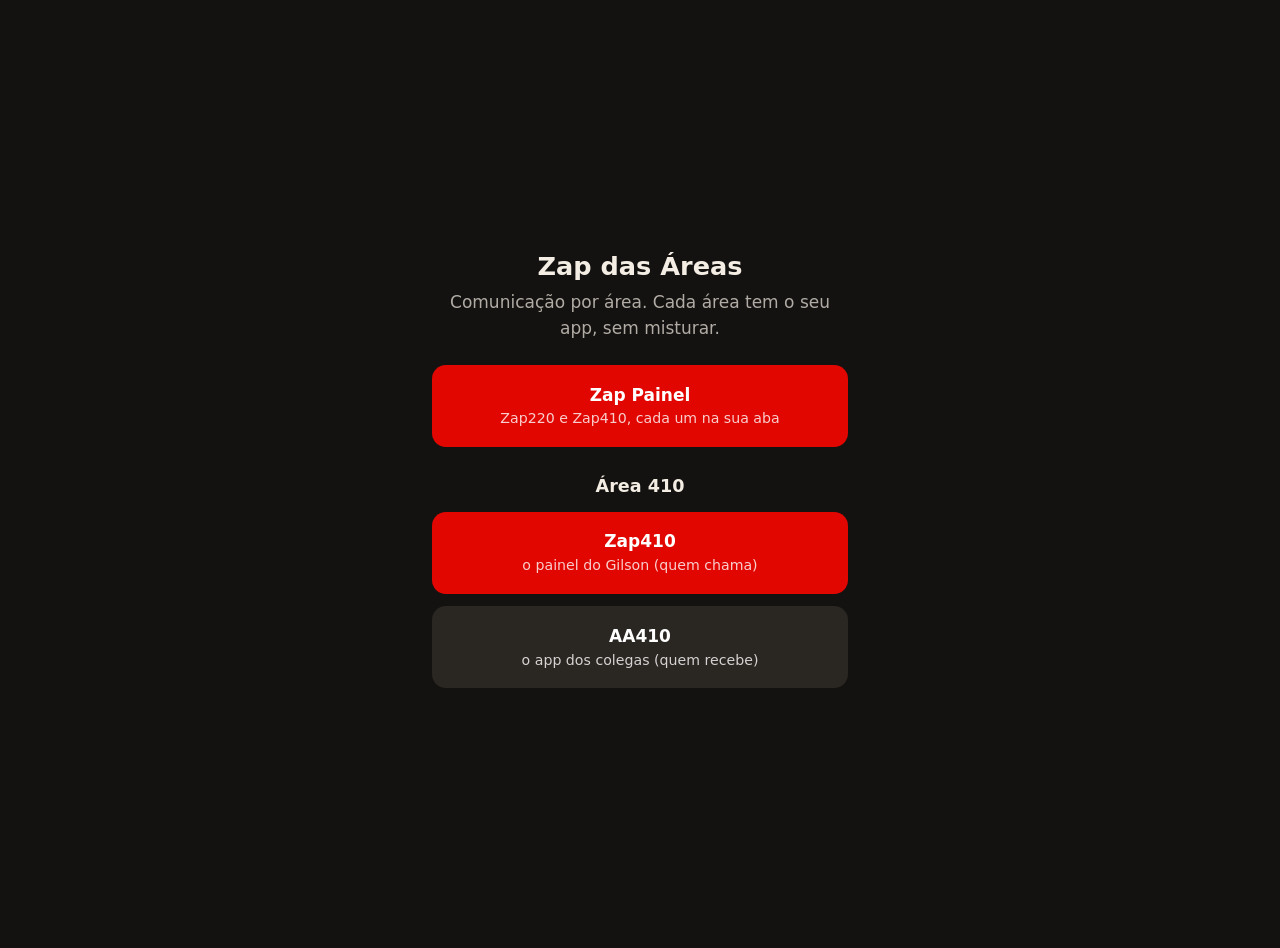
<file: index.html>
<!doctype html>
<html lang="pt-BR">
<head>
<meta charset="utf-8">
<meta name="viewport" content="width=device-width, initial-scale=1">
<title>Zap das Áreas</title>
<style>
body{margin:0;min-height:100vh;display:grid;place-items:center;background:#141210;color:#F3EDE4;font:17px/1.5 system-ui,sans-serif;padding:1.5rem}
main{width:100%;max-width:26rem;text-align:center}
h1{margin:0 0 .3rem;font-size:1.6rem}p{margin:0 0 1.5rem;opacity:.7}h2{margin:1.6rem 0 .2rem;font-size:1.1rem}
a{display:block;margin:.8rem 0;padding:1.1rem;border-radius:14px;background:#E10600;color:#fff;text-decoration:none;font-weight:700}
a.b{background:#2a2622}small{display:block;font-weight:400;opacity:.8}
</style>
</head>
<body>
<main>
  <h1>Zap das Áreas</h1>
  <p>Comunicação por área. Cada área tem o seu app, sem misturar.</p>
  <a href="painel/">Zap Painel<small>Zap220 e Zap410, cada um na sua aba</small></a>
  <h2>Área 410</h2>
  <a href="410/painel/">Zap410<small>o painel do Gilson (quem chama)</small></a>
  <a class="b" href="410/aa410/">AA410<small>o app dos colegas (quem recebe)</small></a>
</main>
</body>
</html>
</file>
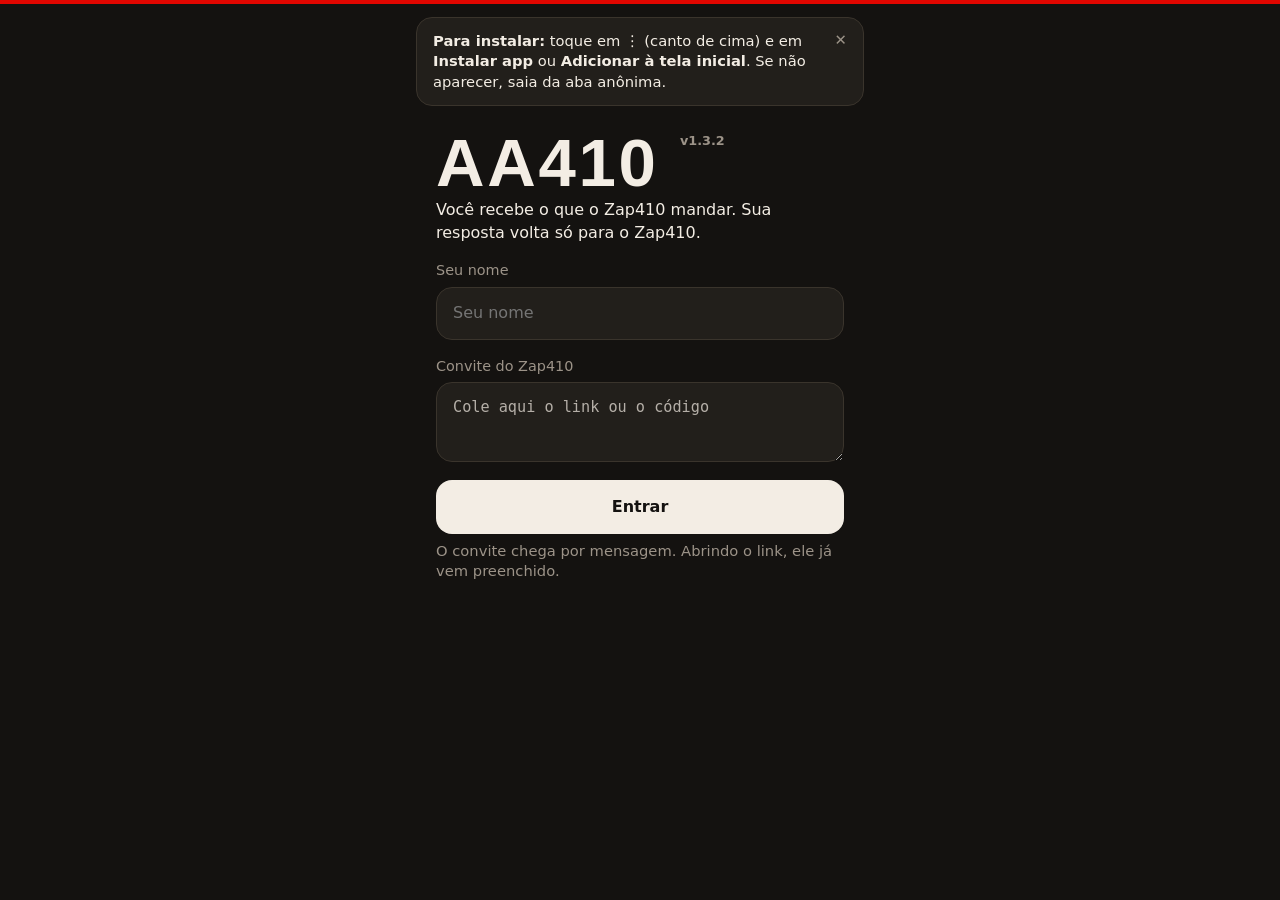
<file: 410/aa410/index.html>
<!doctype html>
<html lang="pt-BR">
<head>
  <meta charset="utf-8">
  <meta name="viewport" content="width=device-width, initial-scale=1, viewport-fit=cover">
  <meta name="theme-color" content="#E10600">
  <meta name="apple-mobile-web-app-capable" content="yes">
  <meta name="mobile-web-app-capable" content="yes">
  <meta name="apple-mobile-web-app-status-bar-style" content="black">
  <meta name="apple-mobile-web-app-title" content="AA410">
  <title>AA410</title>
  <link rel="manifest" href="manifest.webmanifest">
  <link rel="icon" href="icon-192.png">
  <link rel="apple-touch-icon" href="apple-touch-icon.png">
  <link rel="stylesheet" href="../painel/app.css">
</head>
<body data-role="sinal">
  <div class="bar"></div>
  <div id="instalar" hidden></div>
  <div id="app"></div>
  <div id="alarm" hidden>
    <p class="eye">AA410</p>
    <h1></h1>
    <p class="from"></p>
    <p class="hint"></p>
    <button class="btn" style="max-width:28rem">Entendi</button>
  </div>
  <script src="../painel/app.js"></script>
</body>
</html>
</file>
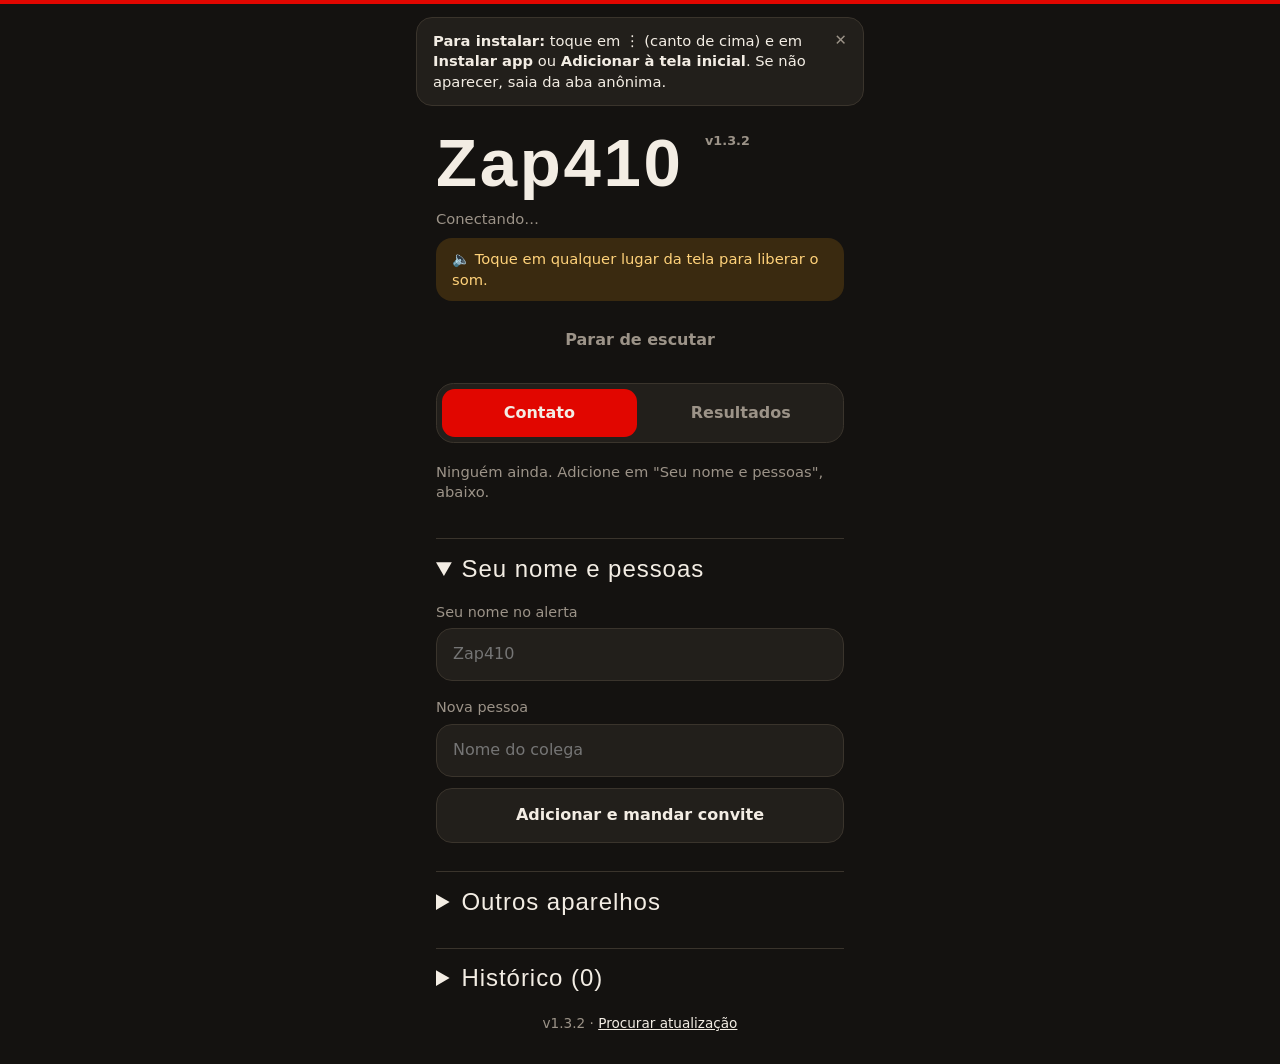
<file: 410/painel/index.html>
<!doctype html>
<html lang="pt-BR">
<head>
  <meta charset="utf-8">
  <meta name="viewport" content="width=device-width, initial-scale=1, viewport-fit=cover">
  <meta name="theme-color" content="#E10600">
  <meta name="apple-mobile-web-app-capable" content="yes">
  <meta name="mobile-web-app-capable" content="yes">
  <meta name="apple-mobile-web-app-status-bar-style" content="black">
  <meta name="apple-mobile-web-app-title" content="Zap410">
  <title>Zap410</title>
  <link rel="manifest" href="manifest.webmanifest">
  <link rel="icon" href="icon-192.png">
  <link rel="apple-touch-icon" href="apple-touch-icon.png">
  <link rel="stylesheet" href="app.css">
</head>
<body data-role="painel">
  <div class="bar"></div>
  <div id="instalar" hidden></div>
  <div id="app"></div>
  <div id="alarm" hidden>
    <p class="eye">Zap410</p>
    <h1></h1>
    <p class="from"></p>
    <p class="hint"></p>
    <button class="btn" style="max-width:28rem">Entendi</button>
  </div>
  <script src="app.js"></script>
</body>
</html>
</file>
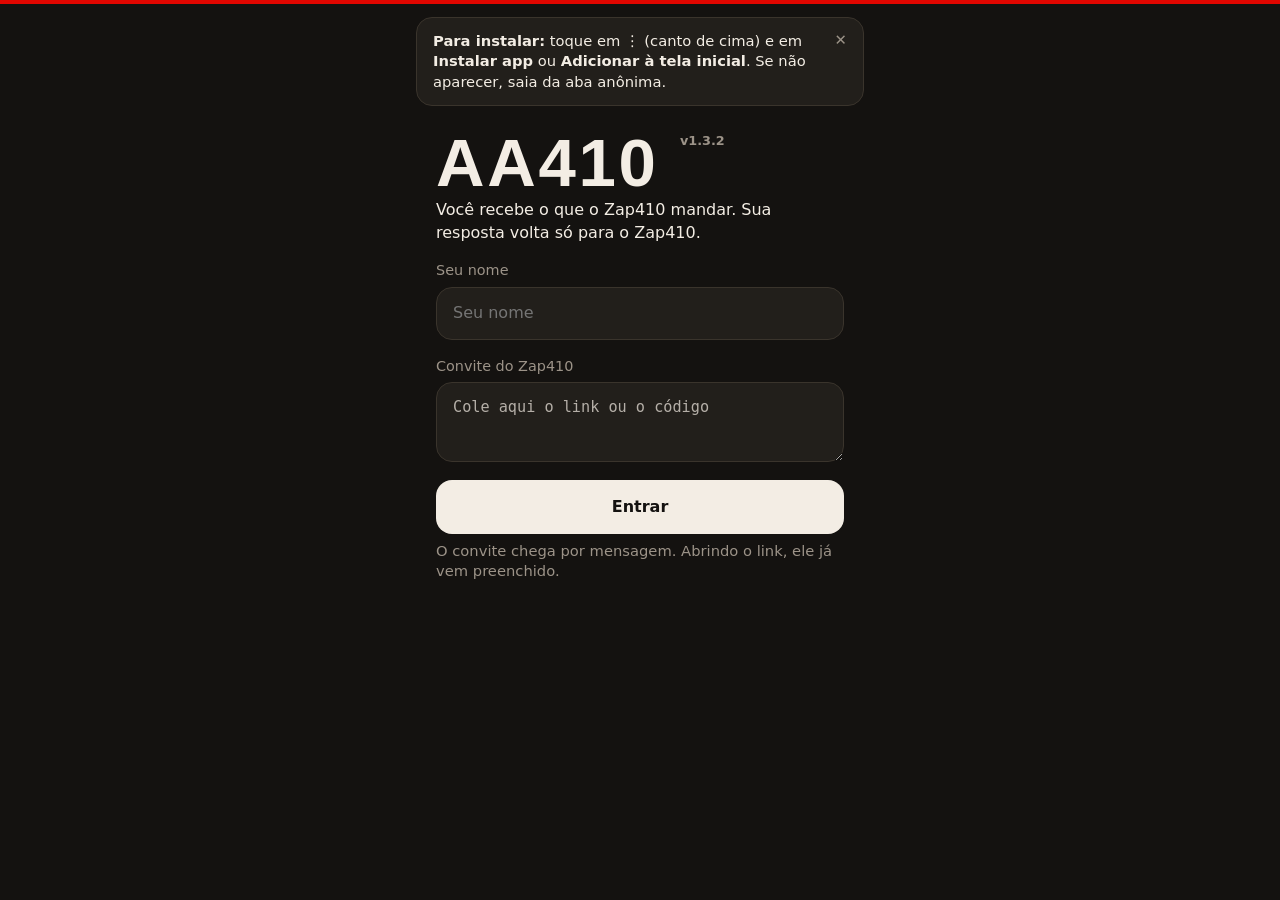
<file: 410/aa410/atualizar.html>
<!doctype html>
<html lang="pt-BR">
<head>
<meta charset="utf-8">
<meta name="viewport" content="width=device-width, initial-scale=1">
<title>Atualizando…</title>
<style>body{margin:0;min-height:100vh;display:grid;place-items:center;background:#141210;color:#F3EDE4;font:17px/1.5 system-ui,sans-serif;text-align:center;padding:1.5rem}b{color:#3fbf6f}</style>
</head>
<body>
<p id="msg">Atualizando o app…</p>
<script>
  // Força a versão nova: solta o service worker e apaga só os arquivos guardados do app.
  // Pessoas, convites, histórico e anexos (localStorage/IndexedDB) ficam intactos.
  (async () => {
    const pasta = location.pathname.replace(/atualizar\.html$/, '');
    try {
      const regs = navigator.serviceWorker ? await navigator.serviceWorker.getRegistrations() : [];
      await Promise.all(regs.filter(r => new URL(r.scope).pathname === pasta).map(r => r.unregister()));
      const nomes = await caches.keys();
      const prefixo = 'zap410-v';
      await Promise.all(nomes.filter(n => n.startsWith(prefixo)).map(n => caches.delete(n)));
    } catch (e) {}
    document.getElementById('msg').innerHTML = '<b>Pronto.</b> Abrindo a versão nova…';
    setTimeout(() => location.replace(pasta + '?v=' + Date.now()), 800);
  })();
</script>
</body>
</html>
</file>
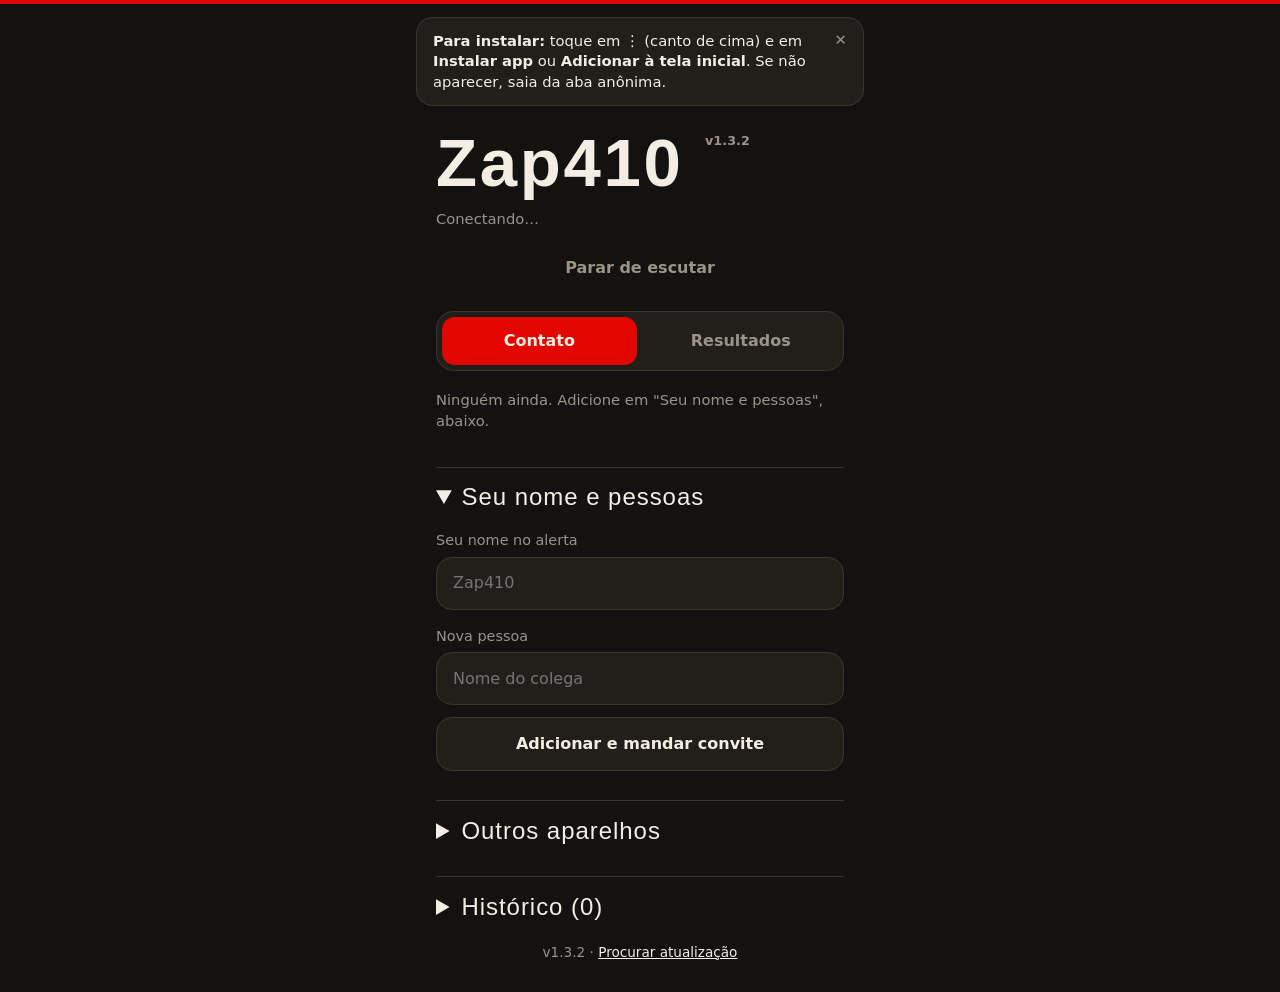
<file: 410/painel/atualizar.html>
<!doctype html>
<html lang="pt-BR">
<head>
<meta charset="utf-8">
<meta name="viewport" content="width=device-width, initial-scale=1">
<title>Atualizando…</title>
<style>body{margin:0;min-height:100vh;display:grid;place-items:center;background:#141210;color:#F3EDE4;font:17px/1.5 system-ui,sans-serif;text-align:center;padding:1.5rem}b{color:#3fbf6f}</style>
</head>
<body>
<p id="msg">Atualizando o app…</p>
<script>
  // Força a versão nova: solta o service worker e apaga só os arquivos guardados do app.
  // Pessoas, convites, histórico e anexos (localStorage/IndexedDB) ficam intactos.
  (async () => {
    const pasta = location.pathname.replace(/atualizar\.html$/, '');
    try {
      const regs = navigator.serviceWorker ? await navigator.serviceWorker.getRegistrations() : [];
      await Promise.all(regs.filter(r => new URL(r.scope).pathname === pasta).map(r => r.unregister()));
      const nomes = await caches.keys();
      const prefixo = 'zap410-painel-v';
      await Promise.all(nomes.filter(n => n.startsWith(prefixo)).map(n => caches.delete(n)));
    } catch (e) {}
    document.getElementById('msg').innerHTML = '<b>Pronto.</b> Abrindo a versão nova…';
    setTimeout(() => location.replace(pasta + '?v=' + Date.now()), 800);
  })();
</script>
</body>
</html>
</file>
<file: 410/painel/app.css>
/* SINAL e PAINEL — o mesmo visual: escuro, com vermelho de alerta. */
:root { --bg: #141210; --surface: #221F1B; --fg: #F3EDE4; --muted: #9C9388; --alert: #E10600; --line: #3A342C; --ok: #3fbf6f; }
* { box-sizing: border-box; }
html, body { margin: 0; background: var(--bg); color: var(--fg); font: 16px/1.4 system-ui, sans-serif; }
body { min-height: 100dvh; }
button, input, textarea { font: inherit; color: inherit; }
button { cursor: pointer; }
.app { max-width: 28rem; margin: 0 auto; padding: 1.25rem 1.25rem calc(1.5rem + env(safe-area-inset-bottom)); }
.bar { height: 4px; background: var(--alert); }
.eye { letter-spacing: .18em; color: var(--muted); font-size: .8rem; margin: 0; }
h1 { font-family: "Arial Narrow", Impact, sans-serif; font-size: 4.2rem; line-height: .9; margin: .4rem 0; letter-spacing: .04em; }
h1 .versao { font: 600 .8rem system-ui, sans-serif; letter-spacing: 0; color: var(--muted); vertical-align: top; }
h2 { font-family: "Arial Narrow", Impact, sans-serif; font-size: 2rem; margin: 1.6rem 0 .4rem; letter-spacing: .04em; }
p { margin: .4rem 0; }
.muted { color: var(--muted); font-size: .92rem; }
label { display: block; margin-top: 1rem; color: var(--muted); font-size: .9rem; }
input, textarea { width: 100%; margin-top: .4rem; border: 1px solid var(--line); background: var(--surface); border-radius: 1rem; padding: .9rem 1rem; }
textarea { min-height: 8rem; background: var(--alert); text-align: center; font-family: "Arial Narrow", Impact, sans-serif; font-size: 2rem; line-height: 1; letter-spacing: .03em; }
textarea.convite { min-height: 5rem; background: var(--surface); font: .95rem/1.3 ui-monospace, monospace; text-align: left; letter-spacing: 0; }
textarea::placeholder { color: rgba(243, 237, 228, .7); }
.big { font-family: "Arial Narrow", Impact, sans-serif; font-size: 3.4rem; letter-spacing: .18em; margin: .2rem 0; }
.btn { display: block; width: 100%; margin-top: .7rem; min-height: 3.4rem; border: 0; border-radius: 1rem; background: var(--fg); color: var(--bg); font-weight: 650; }
.btn.surface { background: var(--surface); color: var(--fg); border: 1px solid var(--line); }
.btn.alert { background: var(--alert); color: var(--fg); }
.btn.ghost { background: transparent; color: var(--muted); }
.row { display: flex; flex-wrap: wrap; gap: .4rem; align-items: center; margin-top: .6rem; }
.row .mini, .row .erase { min-height: 2.6rem; }
.row .pick { flex: 1 1 100%; min-width: 0; min-height: 3.4rem; text-align: left; padding: 0 1rem; border-radius: 1rem; border: 1px solid var(--line); background: var(--surface); display: flex; justify-content: space-between; align-items: center; gap: .5rem; }
.row .pick span { overflow: hidden; text-overflow: ellipsis; white-space: nowrap; }
.row .pick.on { background: var(--alert); border-color: var(--alert); }
.mini { min-height: 3.4rem; padding: 0 .7rem; border: 1px solid var(--line); border-radius: 1rem; background: transparent; color: var(--fg); font-size: .85rem; }
.erase { min-height: 3.4rem; border: 0; background: transparent; color: var(--alert); font-size: .85rem; }
.apk { display: flex; align-items: center; justify-content: center; text-align: center; text-decoration: none; margin-top: 1.4rem; }
.apk-ajuda { text-align: center; margin: .4rem 0 0; font-size: .85rem; }
.chips { display: flex; flex-wrap: wrap; gap: .4rem; margin-top: .8rem; }
.chips .pick { min-height: 2.9rem; padding: .3rem .9rem; border-radius: 1rem; border: 1px solid var(--line); background: var(--surface); color: var(--fg); text-align: left; font-weight: 650; }
.chips .pick small { display: block; font-size: .72rem; color: var(--muted); font-weight: 400; }
.chips .pick.on { background: var(--alert); border-color: var(--alert); }
.chips .pick.on small { color: rgba(243, 237, 228, .85); }
.chips .pick.todos { border-style: dashed; }
.para { margin: 1rem 0 0; font-size: 1.05rem; letter-spacing: .04em; color: var(--muted); }
.para + .pedidos-titulo { margin-top: .2rem; }
.ajustes { margin-top: 1.4rem; }
.row.gerir { flex-wrap: nowrap; }
.gerir-nome { flex: 1; min-width: 0; overflow: hidden; text-overflow: ellipsis; white-space: nowrap; }
.gerir-nome b { color: var(--muted); font-weight: 400; letter-spacing: .08em; font-size: .85rem; }
.quem { margin: .3rem 0 0; }
.quem .codigo { letter-spacing: .12em; color: var(--fg); }
.pedidos-titulo { margin: 1.2rem 0 .2rem; font-size: 1.05rem; letter-spacing: .04em; }
.pedidos-ajuda { margin: 0 0 .6rem; font-size: .85rem; }
.pedidos { display: grid; grid-template-columns: 1fr 1fr; gap: .5rem; }
.pedido { min-height: 3.2rem; border-radius: .9rem; border: 1px solid var(--line); background: var(--surface); color: var(--fg); font-weight: 700; font-size: 1rem; }
.pedido.on { border-color: var(--ok); color: var(--ok); }
.pedido.off { border-color: var(--alert); color: #ff6b5e; }
.pedido:active { transform: scale(.97); }
.grid { display: grid; grid-template-columns: 1fr 1fr; gap: .7rem; margin-top: .8rem; }
.tone { min-height: 6.2rem; border-radius: 1rem; border: 1px solid var(--line); background: var(--surface); text-align: left; padding: 1rem; }
.tone b { display: block; font-family: "Arial Narrow", Impact, sans-serif; font-size: 1.7rem; line-height: .95; letter-spacing: .03em; }
.tone.hot { background: var(--alert); border-color: var(--alert); }
.tone small { color: var(--muted); }
.tone.hot small { color: var(--fg); }
#status { min-height: 1.3rem; margin-top: 1rem; }
#status.ok { color: var(--ok); }
.envio { min-height: 1.4rem; margin-top: .8rem; font-weight: 650; }
.envio[data-estado="chegou"], .envio[data-estado="viu"] { color: var(--ok); }
.envio[data-estado="falhou"] { color: #ff8a80; }
#alarm { position: fixed; inset: 0; background: var(--alert); display: flex; flex-direction: column; align-items: center; justify-content: center; text-align: center; padding: 1.5rem; z-index: 5; }
#alarm[hidden] { display: none; }
#alarm h1 { font-size: 3.2rem; }
#alarm .from { font-family: "Arial Narrow", Impact, sans-serif; font-size: 2rem; margin-top: .6rem; }
.faixa-instalar { position: relative; max-width: 28rem; margin: .8rem auto 0; padding: .8rem 2.6rem .8rem 1rem; border: 1px solid var(--line); border-radius: 1rem; background: var(--surface); font-size: .92rem; }
.faixa-instalar p { margin: 0; }
.faixa-instalar .btn { margin: 0; }
.faixa-versao { max-width: 28rem; margin: .8rem auto 0; padding: .8rem 1rem; border: 1px solid var(--alert); border-radius: 1rem; background: var(--surface); font-size: .95rem; }
.faixa-versao p { margin: 0; }
.faixa-versao.ok { border-color: var(--ok); }
.link:disabled { opacity: 1; text-decoration: none; color: var(--muted); }
.fechar-faixa { position: absolute; top: .4rem; right: .4rem; width: 2rem; height: 2rem; border: 0; background: transparent; color: var(--muted); }
#instalar, #nova-versao { padding: 0 1.25rem; }
.aviso-som { margin: .5rem 0 0; padding: .7rem 1rem; border-radius: 1rem; background: #3a2a10; color: #ffd27a; font-size: .92rem; }
.respostas { width: 100%; max-width: 28rem; margin-top: 1.4rem; }
.respostas .eye { color: rgba(243, 237, 228, .8); }
.rapidas { display: grid; grid-template-columns: 1fr 1fr; gap: .5rem; margin-top: .5rem; }
.rapidas button:last-child:nth-child(odd) { grid-column: 1 / -1; }
.rapidas button { min-height: 3.2rem; border: 2px solid rgba(243, 237, 228, .85); border-radius: 1rem; background: rgba(0, 0, 0, .18); color: var(--fg); font-weight: 650; }
.livre { display: flex; gap: .5rem; margin-top: .5rem; }
.livre input { margin: 0; flex: 1; min-width: 0; background: rgba(0, 0, 0, .25); border-color: rgba(243, 237, 228, .5); }
.livre button { padding: 0 1rem; border: 0; border-radius: 1rem; background: var(--fg); color: var(--alert); font-weight: 700; }
#alarm .btn { margin-top: 1rem; }
#resposta-recebida { position: fixed; left: 1rem; right: 1rem; bottom: calc(1rem + env(safe-area-inset-bottom)); max-width: 28rem; margin: 0 auto; padding: 1rem 1.2rem; border-radius: 1.2rem; background: var(--surface); border: 2px solid var(--ok); box-shadow: 0 10px 40px rgba(0, 0, 0, .5); z-index: 6; }
#resposta-recebida[hidden] { display: none; }
#resposta-recebida .quem { font-family: "Arial Narrow", Impact, sans-serif; font-size: 1.4rem; margin: .2rem 0 0; }
#resposta-recebida .texto { font-family: "Arial Narrow", Impact, sans-serif; font-size: 2rem; line-height: 1.05; margin: .2rem 0 .4rem; color: var(--ok); }
.row .pick span small { display: block; font-size: .78rem; color: var(--muted); font-weight: 400; }
.row .pick.on span small { color: rgba(243, 237, 228, .85); }
.pres::before { content: ""; display: inline-block; width: .55rem; height: .55rem; margin-right: .35rem; border-radius: 50%; background: #6b645c; vertical-align: .05rem; }
.pres.on-line { color: var(--ok) !important; }
.pres.on-line::before { background: var(--ok); box-shadow: 0 0 0 3px rgba(63, 191, 111, .25); }
.pick.on .pres.on-line { color: #d9ffe6 !important; }
.pres-painel { margin: .2rem 0 0; color: var(--muted); font-size: .92rem; }
.pick.todos { border-style: dashed; }
.envio .por-pessoa { list-style: none; margin: .4rem 0 0; padding: 0; font-weight: 400; }
.envio .por-pessoa li { padding: .35rem 0; border-bottom: 1px solid var(--line); }
.envio .por-pessoa li[data-estado="chegou"], .envio .por-pessoa li[data-estado="viu"], .envio .por-pessoa li[data-estado="respondeu"] { color: var(--ok); }
.envio .por-pessoa li[data-estado="falhou"] { color: #ff8a80; }
.envio[data-estado="guardada"] { color: #ffd27a; }
.historico { margin-top: 1.8rem; border-top: 1px solid var(--line); padding-top: .8rem; }
.historico summary { cursor: pointer; font-family: "Arial Narrow", Impact, sans-serif; font-size: 1.5rem; letter-spacing: .04em; }
.historico ul { list-style: none; margin: .6rem 0 0; padding: 0; }
.historico li { padding: .55rem 0; border-bottom: 1px solid var(--line); font-size: .9rem; }
.historico li small { color: var(--muted); }
.historico li.entrou { color: #ffd9d6; }
.historico .fim { color: var(--ok); }
.rodape-versao { margin-top: 1.2rem; text-align: center; color: var(--muted); font-size: .85rem; }
.link { border: 0; background: none; padding: 0; color: var(--fg); text-decoration: underline; font-size: .85rem; }
.anexar { display: flex; align-items: center; gap: .6rem; flex-wrap: wrap; margin-top: .6rem; }
.anexar .mini { min-height: 2.6rem; }
.anexar .muted { font-size: .85rem; overflow-wrap: anywhere; }
.anexo-recebido { width: 100%; max-width: 28rem; margin-top: 1rem; padding: .8rem 1rem; border-radius: 1rem; background: rgba(0, 0, 0, .22); }
.anexo-recebido p { margin: 0; overflow-wrap: anywhere; }
.anexo-recebido .nome-anexo { font-weight: 650; }
.anexo-recebido .estado-anexo { font-size: .9rem; margin-top: .2rem; }
.anexo-recebido img { display: block; max-width: 100%; max-height: 30vh; margin: .6rem auto 0; border-radius: .6rem; }
.botoes-anexo { display: grid; grid-template-columns: 1fr 1fr; gap: .5rem; margin-top: .6rem; }
.botoes-anexo button { min-height: 2.8rem; border: 0; border-radius: .8rem; background: var(--fg); color: var(--alert); font-weight: 700; }
.historico .link { color: inherit; }
.apk-link { margin: .5rem 0 0 !important; font-size: .88rem; } .apk-link a { color: #ffd27a; }
.resultados { margin-top: 1.4rem; }
.resultado-estado { margin: .4rem 0 0; font-size: .85rem; min-height: 1em; }
.galeria { display: grid; grid-template-columns: 1fr 1fr; gap: .6rem; margin-top: .6rem; }
.galeria > p { grid-column: 1 / -1; margin: 0; }
.resultado { margin: 0; border: 1px solid var(--line); border-radius: .9rem; overflow: hidden; background: var(--surface); }
.resultado img { display: block; width: 100%; aspect-ratio: 4 / 5; object-fit: cover; object-position: top; background: #fff; cursor: zoom-in; }
.resultado figcaption { padding: .4rem .6rem; font-size: .75rem; color: var(--muted); line-height: 1.3; }
.resultado-falta { padding: 2rem .6rem; font-size: .8rem; color: var(--muted); text-align: center; }
.ver-resultado { position: fixed; inset: 0; z-index: 50; background: rgba(0,0,0,.92); display: flex; flex-direction: column; align-items: center; justify-content: center; gap: .8rem; padding: 1rem; }
.ver-resultado img { max-width: 100%; max-height: 78vh; border-radius: .6rem; background: #fff; }
.ver-resultado p { margin: 0; color: var(--fg); font-size: .9rem; text-align: center; }

/* Abas: Contato e Resultados */
.abas { display: flex; gap: .4rem; margin-top: 1rem; padding: .3rem; border: 1px solid var(--line); border-radius: 1.1rem; background: var(--surface); }
.aba { flex: 1; min-height: 3rem; border: 0; border-radius: .8rem; background: transparent; color: var(--muted); font-weight: 650; font-size: 1rem; }
.aba.on { background: var(--alert); color: var(--fg); }
[data-conteudo][hidden] { display: none; }
.erro-l { color: #ff8a80; font-size: .92rem; margin: .5rem 0; }
.tab-l { overflow-x: auto; margin-top: .8rem; border: 1px solid var(--line); border-radius: .8rem; }
.tab-l table { border-collapse: collapse; width: 100%; font-size: .82rem; white-space: nowrap; }
.tab-l th, .tab-l td { padding: .45rem .55rem; border-bottom: 1px solid var(--line); text-align: center; }
.tab-l th { color: var(--muted); font-weight: 650; background: var(--surface); }
.tab-l td:first-child, .tab-l th:first-child, .tab-l td:nth-child(2), .tab-l th:nth-child(2) { text-align: left; }
.tab-l tr:last-child td { border-bottom: 0; }
.cards-l { display: grid; grid-template-columns: 1fr 1fr; gap: .5rem; margin-top: .8rem; }
.card-l { background: var(--surface); border: 1px solid var(--line); border-top: 3px solid #9a3412; border-radius: .9rem; padding: .6rem .7rem; display: flex; flex-direction: column; gap: .15rem; min-width: 0; }
.card-l b { font-size: .9rem; }
.card-l .eq-l { color: var(--muted); font-size: .75rem; line-height: 1.2; }
.card-l .val-l { font-size: 1.3rem; font-weight: 700; }
.card-l .val-l small { font-size: .75rem; color: var(--muted); font-weight: 400; }
.card-l .spark { width: 100%; height: auto; margin-top: .2rem; }
.rumo-l { font-size: .8rem; font-weight: 700; color: var(--muted); }
.rumo-l.subindo { color: #3fbf6f; }
.rumo-l.descendo { color: #ff5a4e; }
.lab-l { color: #f0a27a; margin: 1.2rem 0 0; font-size: 1rem; }
.tab-l td:first-child, .tab-l th:first-child { position: sticky; left: 0; background: var(--bg); z-index: 1; }
.tab-l th:first-child { background: var(--surface); }
.tab-l td:nth-child(2) { white-space: normal; min-width: 8.5rem; color: var(--muted); }
.card-l.fora { border-top-color: var(--alert); }
.l232 .row { display: flex; align-items: center; gap: .7rem; margin-top: 1rem; }
/* Todas as leituras: hora na 1ª coluna, um tanque por coluna. */
.horas-l td:nth-child(2), .horas-l th:nth-child(2) { white-space: nowrap; min-width: 0; color: var(--fg); text-align: center; }
.horas-l th small { font-weight: 400; }
.horas-l td.fora-l { color: #ff5a4e; font-weight: 700; }
.horas-cab { display: flex; align-items: center; justify-content: space-between; gap: .6rem; margin-top: 1.2rem; }
.horas-cab .lab-l { margin: 0; }
.horas-l { margin-top: .5rem; }
.horas-l th, .horas-l td { padding: .3rem .45rem; }
</file>
